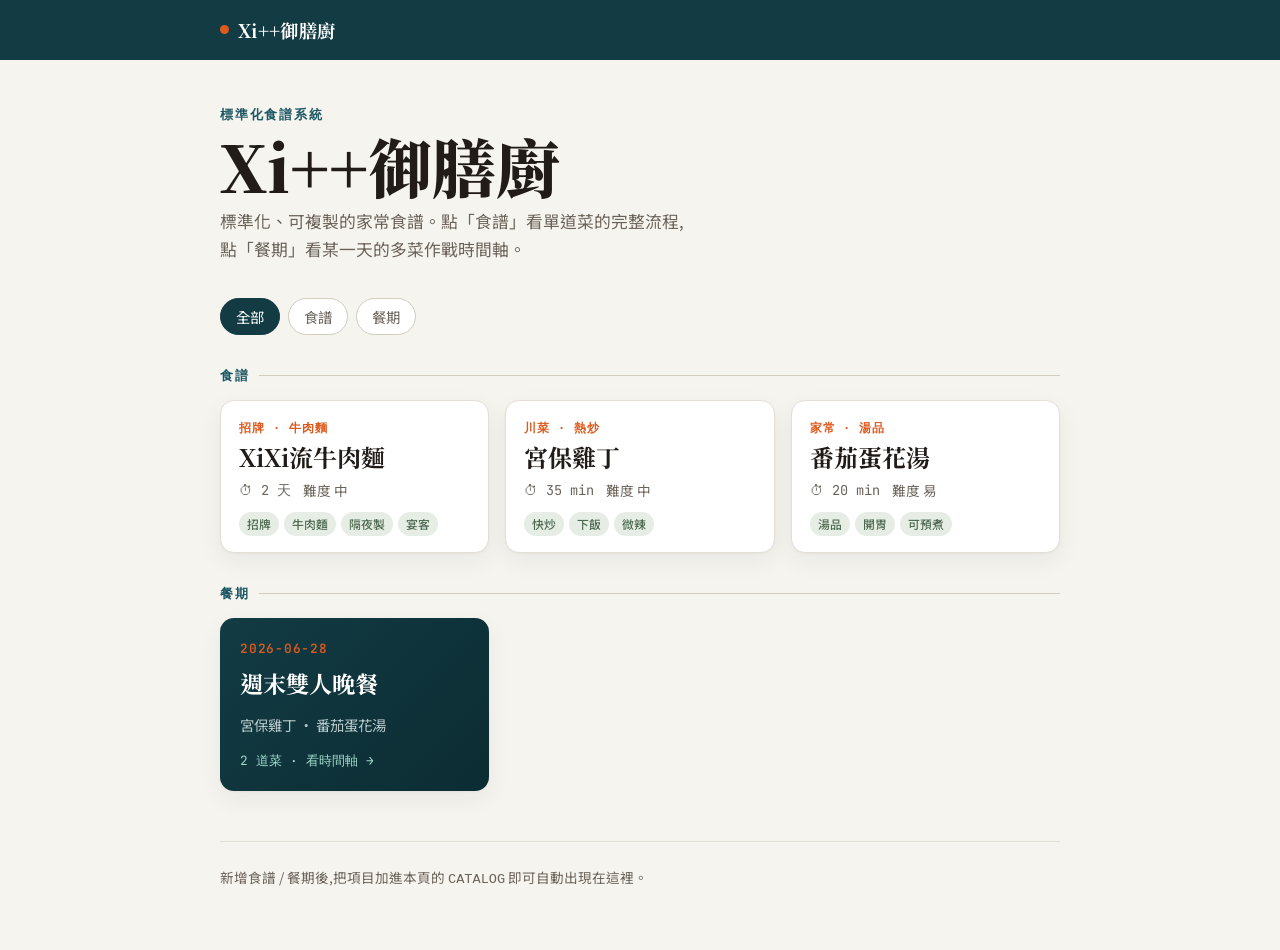
<file: index.html>
<!DOCTYPE html>
<html lang="zh-Hant">
<head>
<meta charset="UTF-8">
<meta name="viewport" content="width=device-width, initial-scale=1.0">
<title>Xi++御膳廚 · 統一入口</title>
<link rel="stylesheet" href="assets/style.css">
</head>
<body>

<nav class="topbar">
  <div class="wrap">
    <a href="index.html" class="brand"><span class="dot"></span>Xi++御膳廚</a>
  </div>
</nav>

<main class="wrap">
  <header class="hero">
    <div class="eyebrow">標準化食譜系統</div>
    <h1>Xi++御膳廚</h1>
    <p>標準化、可複製的家常食譜。點「食譜」看單道菜的完整流程,點「餐期」看某一天的多菜作戰時間軸。</p>
  </header>

  <div class="filterbar" id="filterbar">
    <button class="chip active" data-f="all">全部</button>
    <button class="chip" data-f="recipe">食譜</button>
    <button class="chip" data-f="meal">餐期</button>
  </div>

  <section id="sec-recipe">
    <div class="section-label">食譜</div>
    <div class="grid" id="recipeGrid"></div>
  </section>

  <section id="sec-meal">
    <div class="section-label">餐期</div>
    <div class="grid" id="mealGrid"></div>
  </section>

  <footer class="foot">
    <div>新增食譜 / 餐期後,把項目加進本頁的 <code>CATALOG</code> 即可自動出現在這裡。</div>
  </footer>
</main>

<script>
/* =========================================================================
   目錄清單 — 新增「食譜(單菜)」或「餐期(某天多菜)」就在這裡加一筆
   ========================================================================= */
const CATALOG = {
  // 食譜:for 某一道菜
  recipes: [
    {
      id: "xixi-beef-noodle",
      name: "XiXi流牛肉麵",
      category: "招牌 · 牛肉麵",
      time: "2 天", difficulty: "中",
      tags: ["招牌", "牛肉麵", "隔夜製", "宴客"],
      url: "dishes/xixi-beef-noodle.html"
    },
    {
      id: "gongbao-chicken",
      name: "宮保雞丁",
      category: "川菜 · 熱炒",
      time: "35 min", difficulty: "中",
      tags: ["快炒", "下飯", "微辣"],
      url: "dishes/gongbao-chicken.html"
    },
    {
      id: "tomato-egg-soup",
      name: "番茄蛋花湯",
      category: "家常 · 湯品",
      time: "20 min", difficulty: "易",
      tags: ["湯品", "開胃", "可預煮"],
      url: "dishes/tomato-egg-soup.html"
    }
  ],
  // 餐期:某一天(datecode)的流程,標題附帶當天有哪些菜
  meals: [
    {
      id: "2026-06-28",
      name: "週末雙人晚餐",
      date: "2026-06-28",
      dishes: ["宮保雞丁", "番茄蛋花湯"],
      url: "battle-days/2026-06-28.html"
    }
  ]
};

/* ---------- 渲染 ---------- */
function recipeCard(d){
  return `<a class="card-link" href="${d.url}">
    <div class="dish-card">
      <div class="cat">${d.category}</div>
      <div class="nm">${d.name}</div>
      <div class="meta"><span class="mono">⏱ ${d.time}</span><span>難度 ${d.difficulty}</span></div>
      <div class="ct">${d.tags.map(t=>`<span class="tag">${t}</span>`).join("")}</div>
    </div></a>`;
}
function mealCard(m){
  return `<a class="card-link" href="${m.url}">
    <div class="battle-card">
      <div class="bd-date">${m.date}</div>
      <div class="bd-name">${m.name}</div>
      <div class="bd-dishes">${m.dishes.join(" · ")}</div>
      <div class="bd-foot">${m.dishes.length} 道菜 · 看時間軸 →</div>
    </div></a>`;
}

document.getElementById("recipeGrid").innerHTML = CATALOG.recipes.map(recipeCard).join("");
document.getElementById("mealGrid").innerHTML   = CATALOG.meals.map(mealCard).join("");

/* ---------- 分類切換:全部 / 食譜 / 餐期 ---------- */
const secRecipe = document.getElementById("sec-recipe");
const secMeal   = document.getElementById("sec-meal");
const fb = document.getElementById("filterbar");
fb.addEventListener("click", e => {
  const btn = e.target.closest(".chip");
  if (!btn) return;
  fb.querySelectorAll(".chip").forEach(c => c.classList.remove("active"));
  btn.classList.add("active");
  const f = btn.dataset.f;
  secRecipe.style.display = (f === "meal") ? "none" : "";
  secMeal.style.display   = (f === "recipe") ? "none" : "";
});
</script>
</body>
</html>
</file>
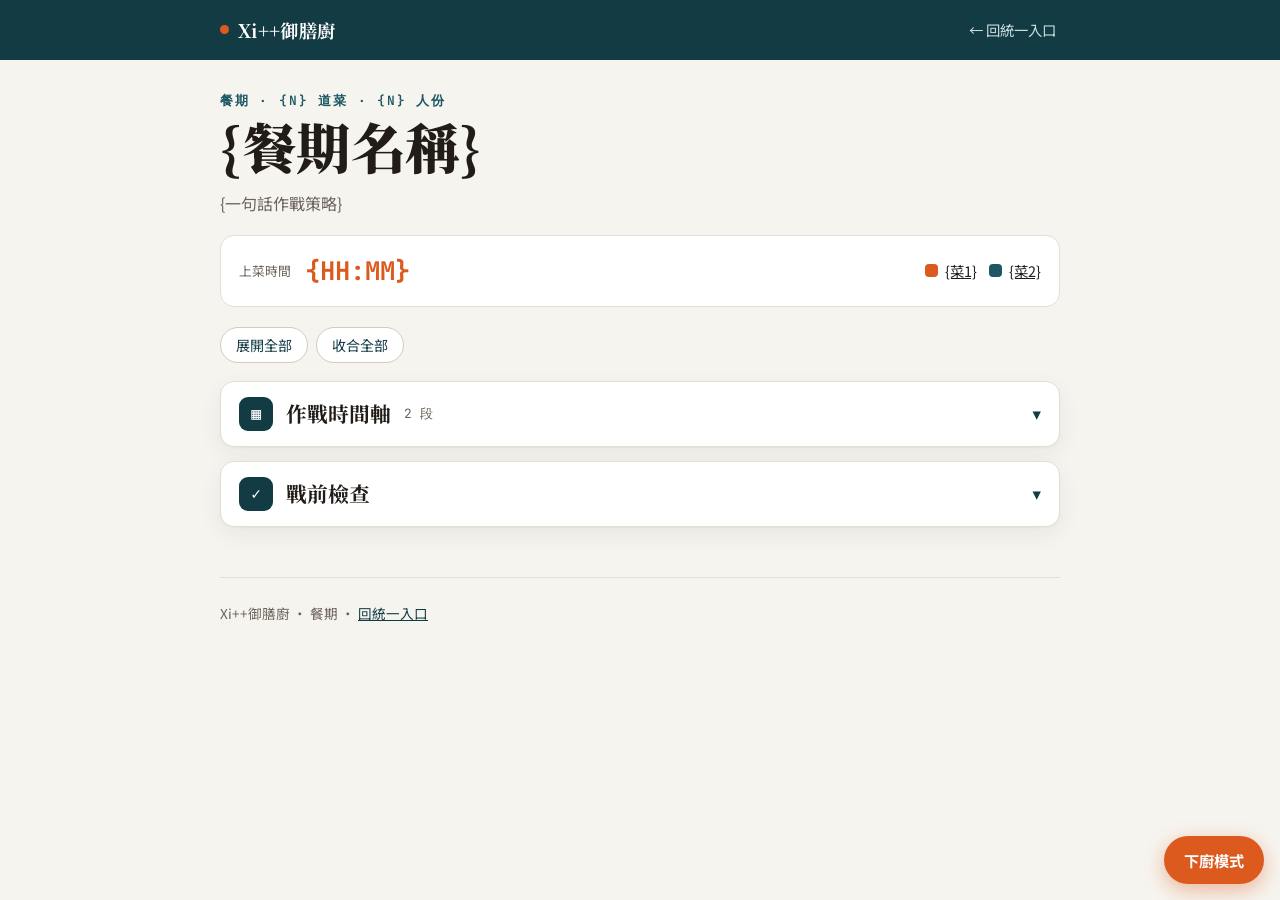
<file: _templates/battle-day.template.html>
<!DOCTYPE html>
<html lang="zh-Hant">
<!--
  餐期模板(手風琴版)— 複製到 /battle-days/{日期或代號}.html
  核心:時間軸每張卡用 tl-ref 把步驟「對標」回某道菜的某幾個流程
  每道菜給一個 d-1/d-2 class + 顏色;完成後到 index.html 的 CATALOG.battleDays 加一筆
-->
<head>
<meta charset="UTF-8">
<meta name="viewport" content="width=device-width, initial-scale=1.0">
<title>{餐期名稱} · 餐期 · Xi++御膳廚</title>
<link rel="stylesheet" href="../assets/style.css">
<style>
  .d-1 { --c: #DC5A1E; }
  .d-2 { --c: #1C5763; }
  .d-3 { --c: #4E6B52; }
  .tl-item .tl-card { border-left-color: var(--c); }
  .tl-item .tl-dot  { background: var(--c); }
  .tl-item .tl-dish { color: var(--c); }
</style>
</head>
<body data-dish="battle-{id}">

<nav class="topbar">
  <div class="wrap">
    <a href="../index.html" class="brand"><span class="dot"></span>Xi++御膳廚</a>
    <span class="spacer"></span>
    <a href="../index.html" class="backlink">← 回統一入口</a>
  </div>
</nav>

<main class="wrap">
  <header class="battle-head">
    <div class="eyebrow">餐期 · {N} 道菜 · {N} 人份</div>
    <h1 class="dish-title">{餐期名稱}</h1>
    <p class="dish-sub">{一句話作戰策略}</p>
    <div class="serve-bar">
      <span class="lab">上菜時間</span>
      <span class="serve-time">{HH:MM}</span>
      <div class="dish-key">
        <span class="dk"><span class="swatch" style="background:#DC5A1E"></span><a href="../dishes/{id1}.html">{菜1}</a></span>
        <span class="dk"><span class="swatch" style="background:#1C5763"></span><a href="../dishes/{id2}.html">{菜2}</a></span>
      </div>
    </div>
  </header>

  <div class="acc-controls">
    <button class="chip-btn" id="expandAll">展開全部</button>
    <button class="chip-btn" id="collapseAll">收合全部</button>
  </div>

  <details class="acc">
    <summary><span class="acc-badge">▦</span><span class="acc-title">作戰時間軸</span><span class="acc-count"></span><span class="acc-chev">▾</span></summary>
    <div class="acc-body">
      <div class="rail">

        <!-- 一個時間點 = 一張卡。class d-1/d-2 決定顏色;tl-ref 必填對標 -->
        <div class="tl-item d-1">
          <div class="tl-time">{HH:MM}<small>T-{N}</small></div>
          <span class="tl-dot"></span>
          <div class="tl-card">
            <div class="tl-meta"><span class="tl-dish">{菜名}</span><span class="tl-phase">{備料/烹煮/收尾}</span></div>
            <div class="tl-action">{這個時間點要做的事}</div>
            <div class="tl-ref">對標:{菜名} → 流程 {N–N}</div>
            <div class="step-badges"><span class="badge heat">🔥 {火候}</span><span class="badge time">⏱ {時間}</span></div>
          </div>
        </div>

        <div class="tl-item" style="--c:#4E6B52">
          <div class="tl-time">{HH:MM}<small>T-0</small></div>
          <span class="tl-dot"></span>
          <div class="tl-card">
            <div class="tl-meta"><span class="tl-dish" style="color:#4E6B52">上菜</span></div>
            <div class="tl-action">全部熱上桌 🍽</div>
          </div>
        </div>

      </div>
    </div>
  </details>

  <details class="acc">
    <summary><span class="acc-badge">✓</span><span class="acc-title">戰前檢查</span><span class="acc-chev">▾</span></summary>
    <div class="acc-body"><ul class="note-list"><li>{開火前要先備好的東西}</li></ul></div>
  </details>

  <footer class="foot"><div>Xi++御膳廚 · 餐期 · <a href="../index.html">回統一入口</a></div></footer>
</main>

<button class="cookmode-btn" id="cookBtn">下廚模式</button>
<script>
(function(){
  var page = document.body.dataset.dish || location.pathname;
  var accs = Array.prototype.slice.call(document.querySelectorAll('details.acc'));
  var akey = 'acc:' + page, astate = {};
  try { astate = JSON.parse(localStorage.getItem(akey) || '{}'); } catch(e){}
  accs.forEach(function(d, i){
    if (astate.hasOwnProperty(i)) d.open = astate[i];
    var cnt = d.querySelector('.acc-count');
    if (cnt) { var cards = d.querySelectorAll('.tl-card'); if (cards.length) cnt.textContent = cards.length + ' 段'; }
    d.addEventListener('toggle', function(){ astate[i]=d.open; try{localStorage.setItem(akey,JSON.stringify(astate));}catch(e){} });
  });
  function setAll(open){ accs.forEach(function(d,i){ d.open=open; astate[i]=open; }); try{localStorage.setItem(akey,JSON.stringify(astate));}catch(e){} }
  var bE=document.getElementById('expandAll'), bC=document.getElementById('collapseAll');
  if(bE) bE.addEventListener('click',function(){setAll(true);});
  if(bC) bC.addEventListener('click',function(){setAll(false);});

  var dkey='done:'+page, done={};
  try{done=JSON.parse(localStorage.getItem(dkey)||'{}');}catch(e){}
  document.querySelectorAll('.tl-card').forEach(function(el,i){
    if(done[i]) el.classList.add('done');
    el.addEventListener('click',function(){ el.classList.toggle('done'); done[i]=el.classList.contains('done'); try{localStorage.setItem(dkey,JSON.stringify(done));}catch(e){} });
  });
  var btn=document.getElementById('cookBtn');
  if(btn) btn.addEventListener('click',function(){ document.body.classList.toggle('cook'); btn.textContent=document.body.classList.contains('cook')?'一般模式':'下廚模式'; });
  window.addEventListener('beforeprint',function(){accs.forEach(function(d){d.dataset.po=d.open?'1':'0';d.open=true;});});
  window.addEventListener('afterprint',function(){accs.forEach(function(d){d.open=d.dataset.po==='1';});});
})();
</script>
</body>
</html>
</file>
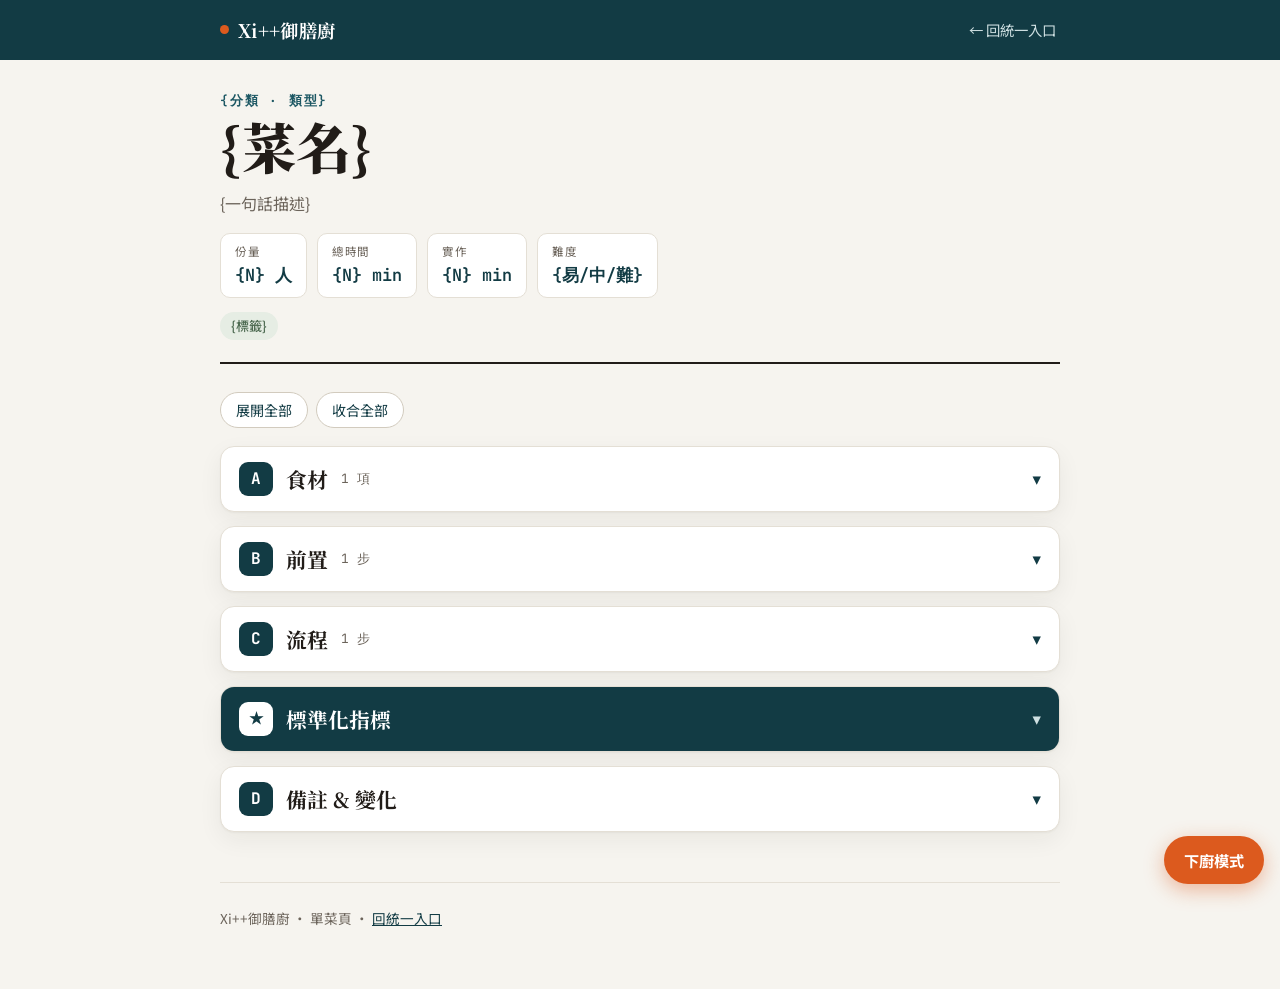
<file: _templates/dish.template.html>
<!DOCTYPE html>
<html lang="zh-Hant">
<!--
  單菜頁模板(手風琴版)— 複製到 /dishes/{菜名英文-id}.html 後填內容
  每個 details.acc = 一個可收摺區塊;.acc-count 留空,JS 會自動算「N 項 / N 步」
  必填:食材 / 流程 / 標準化指標   選填:前置 / 備註
  完成後到 index.html 的 CATALOG.dishes 加一筆
-->
<head>
<meta charset="UTF-8">
<meta name="viewport" content="width=device-width, initial-scale=1.0">
<title>{菜名} · Xi++御膳廚</title>
<link rel="stylesheet" href="../assets/style.css">
</head>
<body data-dish="{id}">

<nav class="topbar">
  <div class="wrap">
    <a href="../index.html" class="brand"><span class="dot"></span>Xi++御膳廚</a>
    <span class="spacer"></span>
    <a href="../index.html" class="backlink">← 回統一入口</a>
  </div>
</nav>

<main class="wrap">
  <header class="dish-header">
    <div class="eyebrow">{分類 · 類型}</div>
    <h1 class="dish-title">{菜名}</h1>
    <p class="dish-sub">{一句話描述}</p>
    <div class="spec-row">
      <div class="spec"><span class="k">份量</span><span class="v">{N} 人</span></div>
      <div class="spec"><span class="k">總時間</span><span class="v">{N} min</span></div>
      <div class="spec"><span class="k">實作</span><span class="v">{N} min</span></div>
      <div class="spec"><span class="k">難度</span><span class="v">{易/中/難}</span></div>
    </div>
    <div class="tags"><span class="tag">{標籤}</span></div>
  </header>

  <div class="acc-controls">
    <button class="chip-btn" id="expandAll">展開全部</button>
    <button class="chip-btn" id="collapseAll">收合全部</button>
  </div>

  <!-- A. 食材 -->
  <details class="acc">
    <summary><span class="acc-badge">A</span><span class="acc-title">食材</span><span class="acc-count"></span><span class="acc-chev">▾</span></summary>
    <div class="acc-body">
      <div class="ing-group">
        <h3>{分組,如:主料 / 醃料 / 醬汁}</h3>
        <ul class="ing-list">
          <li><span class="name">{名稱}</span><span class="note">{處理方式}</span><span class="amt">{量}</span></li>
        </ul>
      </div>
    </div>
  </details>

  <!-- B. 前置(選填) -->
  <details class="acc">
    <summary><span class="acc-badge">B</span><span class="acc-title">前置</span><span class="acc-count"></span><span class="acc-chev">▾</span></summary>
    <div class="acc-body">
      <ol class="steps">
        <li class="step"><div class="step-body">
          <div class="step-title">{前置標題}</div>
          <div class="step-detail">{說明}</div>
          <div class="step-badges"><span class="badge time">⏱ {時間}</span></div>
        </div></li>
      </ol>
    </div>
  </details>

  <!-- C. 流程 -->
  <!-- 原則:比例、火候、關鍵手法都寫在這裡(step-detail / step-badges / step-key),
       不要只放到最下面的「標準化指標」。 -->
  <details class="acc">
    <summary><span class="acc-badge">C</span><span class="acc-title">流程</span><span class="acc-count"></span><span class="acc-chev">▾</span></summary>
    <div class="acc-body">
      <ol class="steps">
        <li class="step"><div class="step-body">
          <div class="step-title">{步驟標題}</div>
          <div class="step-detail">{操作說明,含當步需要的份量/比例}</div>
          <div class="step-badges">
            <span class="badge heat">🔥 {火候}</span>
            <span class="badge temp">🌡 {溫度}</span>
            <span class="badge time">⏱ {時間}</span>
            <span class="badge ratio">{比例,如 A:B = 100:150}</span>
          </div>
          <div class="step-key"><b>關鍵</b>:{成敗關鍵手法}</div>
        </div></li>
      </ol>
    </div>
  </details>

  <!-- 標準化指標(必填,精緻化重點)
       只放「判定基準」與「目標成品樣貌」;比例與操作手法請寫進上面的「流程」。 -->
  <details class="acc acc--key">
    <summary><span class="acc-badge">★</span><span class="acc-title">標準化指標</span><span class="acc-chev">▾</span></summary>
    <div class="acc-body">
      <dl class="std-dl">
        <div><dt>熟度基準</dt><dd>{可量測 / 可判定的熟度}</dd></div>
        <div><dt>味型 / 湯相</dt><dd>{目標味型與成品樣貌}</dd></div>
        <div><dt>成敗判定</dt><dd>{達標長什麼樣}</dd></div>
      </dl>
    </div>
  </details>

  <!-- D. 備註(選填) -->
  <details class="acc">
    <summary><span class="acc-badge">D</span><span class="acc-title">備註 &amp; 變化</span><span class="acc-chev">▾</span></summary>
    <div class="acc-body"><ul class="note-list"><li>{備註}</li></ul></div>
  </details>

  <footer class="foot"><div>Xi++御膳廚 · 單菜頁 · <a href="../index.html">回統一入口</a></div></footer>
</main>

<button class="cookmode-btn" id="cookBtn">下廚模式</button>
<script>
(function(){
  var page = document.body.dataset.dish || location.pathname;
  var accs = Array.prototype.slice.call(document.querySelectorAll('details.acc'));
  var akey = 'acc:' + page, astate = {};
  try { astate = JSON.parse(localStorage.getItem(akey) || '{}'); } catch(e){}
  accs.forEach(function(d, i){
    if (astate.hasOwnProperty(i)) d.open = astate[i];
    var cnt = d.querySelector('.acc-count');
    if (cnt) {
      var steps = d.querySelectorAll('.step'), ings = d.querySelectorAll('.ing-list li');
      if (steps.length) cnt.textContent = steps.length + ' 步';
      else if (ings.length) cnt.textContent = ings.length + ' 項';
    }
    d.addEventListener('toggle', function(){
      astate[i] = d.open;
      try { localStorage.setItem(akey, JSON.stringify(astate)); } catch(e){}
    });
  });
  function setAll(open){ accs.forEach(function(d,i){ d.open=open; astate[i]=open; }); try{localStorage.setItem(akey,JSON.stringify(astate));}catch(e){} }
  var bE=document.getElementById('expandAll'), bC=document.getElementById('collapseAll');
  if(bE) bE.addEventListener('click',function(){setAll(true);});
  if(bC) bC.addEventListener('click',function(){setAll(false);});

  var dkey='done:'+page, done={};
  try{done=JSON.parse(localStorage.getItem(dkey)||'{}');}catch(e){}
  document.querySelectorAll('.step').forEach(function(el,i){
    if(done[i]) el.classList.add('done');
    el.addEventListener('click',function(){
      el.classList.toggle('done'); done[i]=el.classList.contains('done');
      try{localStorage.setItem(dkey,JSON.stringify(done));}catch(e){}
    });
  });
  var btn=document.getElementById('cookBtn');
  if(btn) btn.addEventListener('click',function(){
    document.body.classList.toggle('cook');
    btn.textContent=document.body.classList.contains('cook')?'一般模式':'下廚模式';
  });
  window.addEventListener('beforeprint',function(){accs.forEach(function(d){d.dataset.po=d.open?'1':'0';d.open=true;});});
  window.addEventListener('afterprint',function(){accs.forEach(function(d){d.open=d.dataset.po==='1';});});
})();
</script>
</body>
</html>
</file>
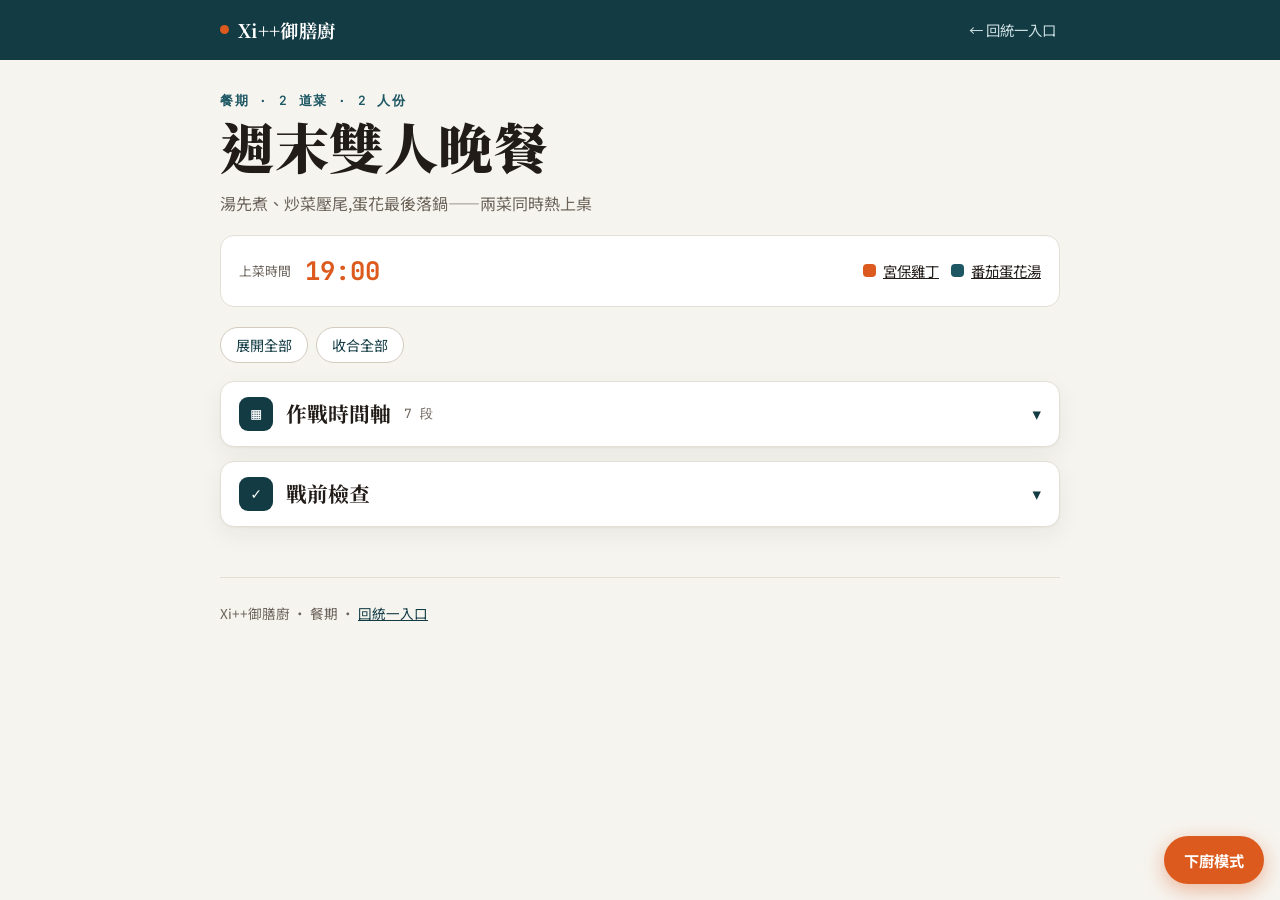
<file: battle-days/2026-06-28.html>
<!DOCTYPE html>
<html lang="zh-Hant">
<head>
<meta charset="UTF-8">
<meta name="viewport" content="width=device-width, initial-scale=1.0">
<title>週末雙人晚餐 · 餐期 · Xi++御膳廚</title>
<link rel="stylesheet" href="../assets/style.css">
<style>
  .d-gong { --c: #DC5A1E; }
  .d-soup { --c: #1C5763; }
  .tl-item .tl-card { border-left-color: var(--c); }
  .tl-item .tl-dot  { background: var(--c); }
  .tl-item .tl-dish { color: var(--c); }
</style>
</head>
<body data-dish="battle-2026-06-28">

<nav class="topbar">
  <div class="wrap">
    <a href="../index.html" class="brand"><span class="dot"></span>Xi++御膳廚</a>
    <span class="spacer"></span>
    <a href="../index.html" class="backlink">← 回統一入口</a>
  </div>
</nav>

<main class="wrap">
  <header class="battle-head">
    <div class="eyebrow">餐期 · 2 道菜 · 2 人份</div>
    <h1 class="dish-title">週末雙人晚餐</h1>
    <p class="dish-sub">湯先煮、炒菜壓尾,蛋花最後落鍋——兩菜同時熱上桌</p>

    <div class="serve-bar">
      <span class="lab">上菜時間</span>
      <span class="serve-time">19:00</span>
      <div class="dish-key">
        <span class="dk"><span class="swatch" style="background:#DC5A1E"></span><a href="../dishes/gongbao-chicken.html">宮保雞丁</a></span>
        <span class="dk"><span class="swatch" style="background:#1C5763"></span><a href="../dishes/tomato-egg-soup.html">番茄蛋花湯</a></span>
      </div>
    </div>
  </header>

  <div class="acc-controls">
    <button class="chip-btn" id="expandAll">展開全部</button>
    <button class="chip-btn" id="collapseAll">收合全部</button>
  </div>

  <!-- 作戰時間軸 -->
  <details class="acc">
    <summary><span class="acc-badge">▦</span><span class="acc-title">作戰時間軸</span><span class="acc-count"></span><span class="acc-chev">▾</span></summary>
    <div class="acc-body">
      <div class="rail">

        <div class="tl-item d-soup">
          <div class="tl-time">18:30<small>T-30</small></div>
          <span class="tl-dot"></span>
          <div class="tl-card">
            <div class="tl-meta"><span class="tl-dish">番茄蛋花湯</span><span class="tl-phase">備料</span></div>
            <div class="tl-action">切番茄、打蛋、備蔥花</div>
            <div class="tl-ref">對標:番茄蛋花湯 → 食材備料</div>
          </div>
        </div>

        <div class="tl-item d-soup">
          <div class="tl-time">18:35<small>T-25</small></div>
          <span class="tl-dot"></span>
          <div class="tl-card">
            <div class="tl-meta"><span class="tl-dish">番茄蛋花湯</span><span class="tl-phase">烹煮</span></div>
            <div class="tl-action">炒香番茄 → 加水煮滾 → 轉小火保溫</div>
            <div class="tl-ref">對標:番茄蛋花湯 → 流程 1–2</div>
            <div class="step-badges"><span class="badge heat">🔥 中火</span><span class="badge time">⏱ 8 min</span></div>
          </div>
        </div>

        <div class="tl-item d-gong">
          <div class="tl-time">18:40<small>T-20</small></div>
          <span class="tl-dot"></span>
          <div class="tl-card">
            <div class="tl-meta"><span class="tl-dish">宮保雞丁</span><span class="tl-phase">備料</span></div>
            <div class="tl-action">雞肉上漿(靜置 10 分)、調好碗芡、切齊配料</div>
            <div class="tl-ref">對標:宮保雞丁 → 前置 1–3</div>
            <div class="step-badges"><span class="badge time">⏱ 靜置 10 min</span></div>
          </div>
        </div>

        <div class="tl-item d-gong">
          <div class="tl-time">18:52<small>T-8</small></div>
          <span class="tl-dot"></span>
          <div class="tl-card">
            <div class="tl-meta"><span class="tl-dish">宮保雞丁</span><span class="tl-phase">烹煮</span></div>
            <div class="tl-action">滑炒雞丁至八分熟,撈起備用</div>
            <div class="tl-ref">對標:宮保雞丁 → 流程 1</div>
            <div class="step-badges"><span class="badge heat">🔥 中火</span><span class="badge temp">🌡 150°C</span></div>
          </div>
        </div>

        <div class="tl-item d-gong">
          <div class="tl-time">18:55<small>T-5</small></div>
          <span class="tl-dot"></span>
          <div class="tl-card">
            <div class="tl-meta"><span class="tl-dish">宮保雞丁</span><span class="tl-phase">烹煮</span></div>
            <div class="tl-action">爆糊辣 → 薑蒜蔥白 → 回鍋烹芡 → 下花生起鍋</div>
            <div class="tl-ref">對標:宮保雞丁 → 流程 2–5</div>
            <div class="step-badges"><span class="badge heat">🔥 大火</span><span class="badge time">⏱ 90 sec</span></div>
          </div>
        </div>

        <div class="tl-item d-soup">
          <div class="tl-time">18:58<small>T-2</small></div>
          <span class="tl-dot"></span>
          <div class="tl-card">
            <div class="tl-meta"><span class="tl-dish">番茄蛋花湯</span><span class="tl-phase">收尾</span></div>
            <div class="tl-action">湯回滾 → 勾薄芡 → 淋蛋花 → 撒蔥花起鍋</div>
            <div class="tl-ref">對標:番茄蛋花湯 → 流程 3–4</div>
            <div class="step-badges"><span class="badge heat">🔥 小火</span></div>
          </div>
        </div>

        <div class="tl-item" style="--c:#4E6B52">
          <div class="tl-time">19:00<small>T-0</small></div>
          <span class="tl-dot"></span>
          <div class="tl-card">
            <div class="tl-meta"><span class="tl-dish" style="color:#4E6B52">上菜</span></div>
            <div class="tl-action">兩菜同時熱上桌 🍽</div>
          </div>
        </div>

      </div>
    </div>
  </details>

  <!-- 戰前檢查 -->
  <details class="acc">
    <summary><span class="acc-badge">✓</span><span class="acc-title">戰前檢查</span><span class="acc-chev">▾</span></summary>
    <div class="acc-body">
      <ul class="note-list">
        <li>碗芡、醃料、太白粉水<b>全部先調好</b>放小碗備用——開火後沒空調。</li>
        <li>湯保溫期間別蓋死,微開蓋免噗鍋;蛋花務必上菜前才下。</li>
        <li>炒鍋與湯鍋分開,互不搶爐口。</li>
      </ul>
    </div>
  </details>

  <footer class="foot">
    <div>Xi++御膳廚 · 餐期 · <a href="../index.html">回統一入口</a></div>
  </footer>
</main>

<button class="cookmode-btn" id="cookBtn">下廚模式</button>
<script>
(function(){
  var page = document.body.dataset.dish || location.pathname;
  var accs = Array.prototype.slice.call(document.querySelectorAll('details.acc'));
  var akey = 'acc:' + page, astate = {};
  try { astate = JSON.parse(localStorage.getItem(akey) || '{}'); } catch(e){}
  accs.forEach(function(d, i){
    if (astate.hasOwnProperty(i)) d.open = astate[i];
    var cnt = d.querySelector('.acc-count');
    if (cnt) {
      var cards = d.querySelectorAll('.tl-card');
      if (cards.length) cnt.textContent = cards.length + ' 段';
    }
    d.addEventListener('toggle', function(){
      astate[i] = d.open;
      try { localStorage.setItem(akey, JSON.stringify(astate)); } catch(e){}
    });
  });
  function setAll(open){ accs.forEach(function(d,i){ d.open=open; astate[i]=open; }); try{localStorage.setItem(akey,JSON.stringify(astate));}catch(e){} }
  var bE=document.getElementById('expandAll'), bC=document.getElementById('collapseAll');
  if(bE) bE.addEventListener('click',function(){setAll(true);});
  if(bC) bC.addEventListener('click',function(){setAll(false);});

  var dkey='done:'+page, done={};
  try{done=JSON.parse(localStorage.getItem(dkey)||'{}');}catch(e){}
  document.querySelectorAll('.tl-card').forEach(function(el,i){
    if(done[i]) el.classList.add('done');
    el.addEventListener('click',function(){
      el.classList.toggle('done'); done[i]=el.classList.contains('done');
      try{localStorage.setItem(dkey,JSON.stringify(done));}catch(e){}
    });
  });
  var btn=document.getElementById('cookBtn');
  if(btn) btn.addEventListener('click',function(){
    document.body.classList.toggle('cook');
    btn.textContent=document.body.classList.contains('cook')?'一般模式':'下廚模式';
  });
  window.addEventListener('beforeprint',function(){accs.forEach(function(d){d.dataset.po=d.open?'1':'0';d.open=true;});});
  window.addEventListener('afterprint',function(){accs.forEach(function(d){d.open=d.dataset.po==='1';});});
})();
</script>
</body>
</html>
</file>
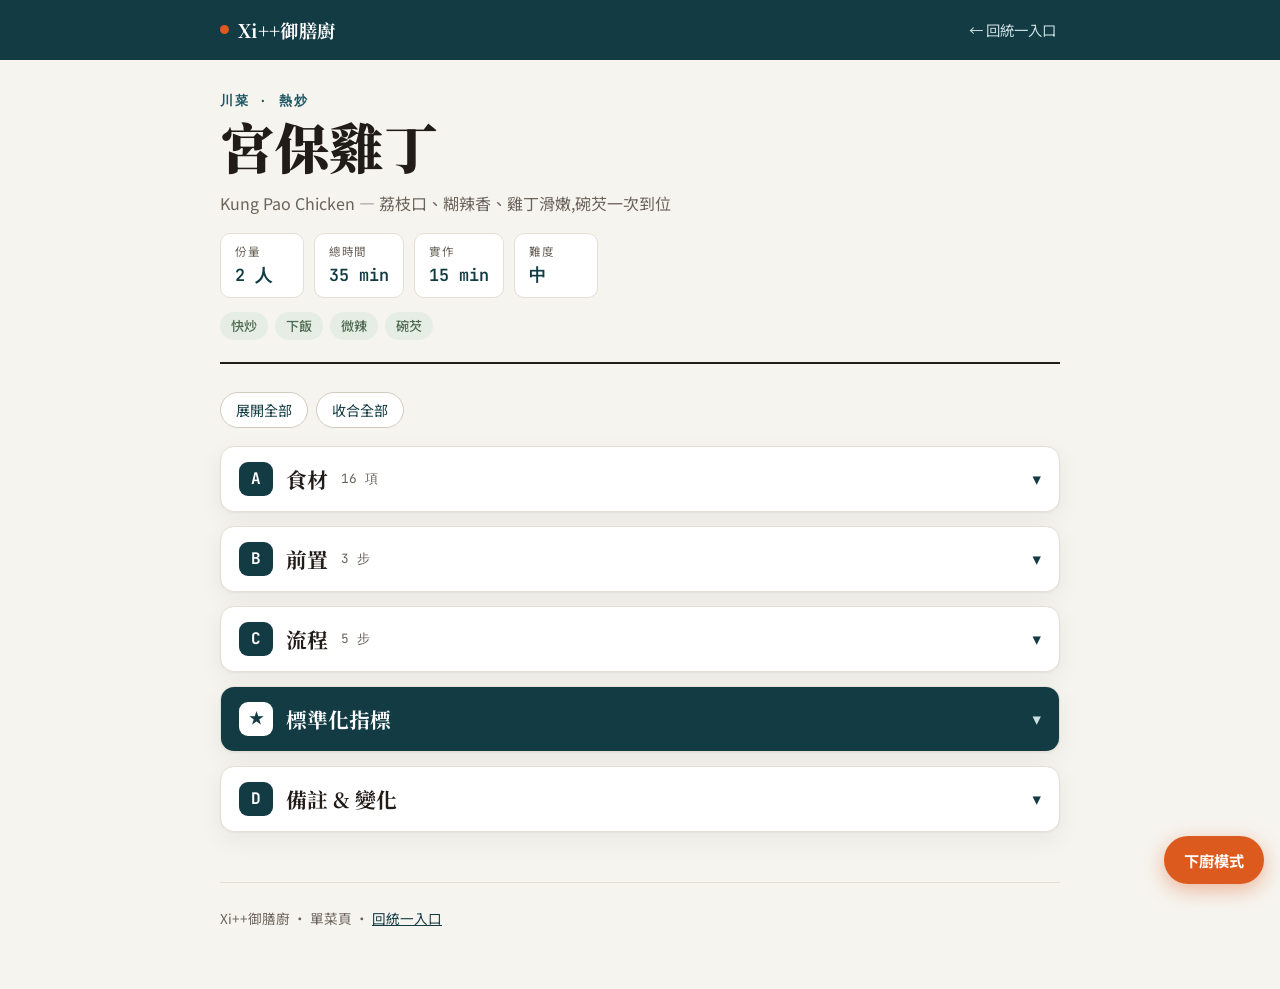
<file: dishes/gongbao-chicken.html>
<!DOCTYPE html>
<html lang="zh-Hant">
<head>
<meta charset="UTF-8">
<meta name="viewport" content="width=device-width, initial-scale=1.0">
<title>宮保雞丁 · Xi++御膳廚</title>
<link rel="stylesheet" href="../assets/style.css">
</head>
<body data-dish="gongbao-chicken">

<nav class="topbar">
  <div class="wrap">
    <a href="../index.html" class="brand"><span class="dot"></span>Xi++御膳廚</a>
    <span class="spacer"></span>
    <a href="../index.html" class="backlink">← 回統一入口</a>
  </div>
</nav>

<main class="wrap">

  <header class="dish-header">
    <div class="eyebrow">川菜 · 熱炒</div>
    <h1 class="dish-title">宮保雞丁</h1>
    <p class="dish-sub">Kung Pao Chicken — 荔枝口、糊辣香、雞丁滑嫩,碗芡一次到位</p>
    <div class="spec-row">
      <div class="spec"><span class="k">份量</span><span class="v">2 人</span></div>
      <div class="spec"><span class="k">總時間</span><span class="v">35 min</span></div>
      <div class="spec"><span class="k">實作</span><span class="v">15 min</span></div>
      <div class="spec"><span class="k">難度</span><span class="v">中</span></div>
    </div>
    <div class="tags">
      <span class="tag">快炒</span><span class="tag">下飯</span><span class="tag">微辣</span><span class="tag">碗芡</span>
    </div>
  </header>

  <div class="acc-controls">
    <button class="chip-btn" id="expandAll">展開全部</button>
    <button class="chip-btn" id="collapseAll">收合全部</button>
  </div>

  <!-- A. 食材 -->
  <details class="acc">
    <summary><span class="acc-badge">A</span><span class="acc-title">食材</span><span class="acc-count"></span><span class="acc-chev">▾</span></summary>
    <div class="acc-body">
      <div class="ing-group">
        <h3>主料</h3>
        <ul class="ing-list">
          <li><span class="name">雞胸肉</span><span class="note">切 1.5cm 丁</span><span class="amt">300 g</span></li>
          <li><span class="name">乾辣椒</span><span class="note">剪段去籽</span><span class="amt">8 根</span></li>
          <li><span class="name">花椒</span><span class="note"></span><span class="amt">1 tsp</span></li>
          <li><span class="name">熟花生米</span><span class="note">起鍋前下</span><span class="amt">50 g</span></li>
          <li><span class="name">蔥白</span><span class="note">切 1cm 段</span><span class="amt">3 支</span></li>
          <li><span class="name">薑 / 蒜</span><span class="note">切末</span><span class="amt">各 1 大匙</span></li>
        </ul>
      </div>
      <div class="ing-group">
        <h3>醃料(上漿)</h3>
        <ul class="ing-list">
          <li><span class="name">醬油</span><span class="amt">1 tsp</span></li>
          <li><span class="name">米酒</span><span class="amt">1 tsp</span></li>
          <li><span class="name">太白粉</span><span class="amt">1 tsp</span></li>
          <li><span class="name">蛋白</span><span class="note">少許抓勻</span><span class="amt">½ 顆</span></li>
        </ul>
      </div>
      <div class="ing-group">
        <h3>碗芡(醬汁,先調好)</h3>
        <ul class="ing-list">
          <li><span class="name">醬油</span><span class="amt">1 tbsp</span></li>
          <li><span class="name">烏醋(鎮江醋)</span><span class="amt">1 tbsp</span></li>
          <li><span class="name">糖</span><span class="amt">1 tbsp</span></li>
          <li><span class="name">米酒</span><span class="amt">1 tsp</span></li>
          <li><span class="name">太白粉</span><span class="amt">1 tsp</span></li>
          <li><span class="name">水 / 高湯</span><span class="amt">2 tbsp</span></li>
        </ul>
      </div>
    </div>
  </details>

  <!-- B. 前置 -->
  <details class="acc">
    <summary><span class="acc-badge">B</span><span class="acc-title">前置</span><span class="acc-count"></span><span class="acc-chev">▾</span></summary>
    <div class="acc-body">
      <ol class="steps">
        <li class="step"><div class="step-body">
          <div class="step-title">雞肉上漿</div>
          <div class="step-detail">雞丁加醃料抓勻,靜置 10 分鐘讓表面形成漿膜。</div>
          <div class="step-badges"><span class="badge time">⏱ 靜置 10 min</span></div>
        </div></li>
        <li class="step"><div class="step-body">
          <div class="step-title">調好碗芡</div>
          <div class="step-detail">所有碗芡材料攪到糖溶解、無粉粒。<b>下鍋前再攪一次</b>(太白粉會沉底)。</div>
        </div></li>
        <li class="step"><div class="step-body">
          <div class="step-title">切配料</div>
          <div class="step-detail">乾辣椒、蔥白、薑蒜全部備齊放好,炒的時候沒有時間切。</div>
        </div></li>
      </ol>
    </div>
  </details>

  <!-- C. 流程 -->
  <details class="acc">
    <summary><span class="acc-badge">C</span><span class="acc-title">流程</span><span class="acc-count"></span><span class="acc-chev">▾</span></summary>
    <div class="acc-body">
      <ol class="steps">
        <li class="step"><div class="step-body">
          <div class="step-title">滑炒雞丁</div>
          <div class="step-detail">寬油溫熱(約五分熱),下雞丁快速滑散至表面變白即撈出備用。</div>
          <div class="step-badges"><span class="badge heat">🔥 中火</span><span class="badge temp">🌡 油溫 150°C</span><span class="badge time">⏱ 40 sec</span></div>
          <div class="step-key"><b>關鍵</b>:不要炒到全熟,八分熟撈起,回鍋再熟,才嫩。</div>
        </div></li>
        <li class="step"><div class="step-body">
          <div class="step-title">爆香糊辣</div>
          <div class="step-detail">留底油轉中小火,下乾辣椒+花椒,炒到辣椒顏色變深紅、出糊辣香。</div>
          <div class="step-badges"><span class="badge heat">🔥 中小火</span><span class="badge time">⏱ 20 sec</span></div>
          <div class="step-key"><b>關鍵</b>:辣椒不能炒黑發苦——聞到香、顏色轉深就下薑蒜。</div>
        </div></li>
        <li class="step"><div class="step-body">
          <div class="step-title">下薑蒜蔥白</div>
          <div class="step-detail">轉大火,下薑蒜末與蔥白爆香 10 秒。</div>
          <div class="step-badges"><span class="badge heat">🔥 大火</span><span class="badge time">⏱ 10 sec</span></div>
        </div></li>
        <li class="step"><div class="step-body">
          <div class="step-title">回鍋 + 烹芡</div>
          <div class="step-detail">雞丁回鍋,沿鍋邊淋入<b>攪勻的碗芡</b>,快速翻炒至醬汁裹勻、收亮。</div>
          <div class="step-badges"><span class="badge heat">🔥 大火</span><span class="badge time">⏱ 30 sec</span></div>
          <div class="step-key"><b>關鍵</b>:碗芡一次倒入、快速翻動,芡裹住料就起鍋,久煮會糊。</div>
        </div></li>
        <li class="step"><div class="step-body">
          <div class="step-title">下花生起鍋</div>
          <div class="step-detail">熄火,拌入花生米(保持脆),裝盤。</div>
        </div></li>
      </ol>
    </div>
  </details>

  <!-- 標準化指標 -->
  <details class="acc acc--key">
    <summary><span class="acc-badge">★</span><span class="acc-title">標準化指標</span><span class="acc-chev">▾</span></summary>
    <div class="acc-body">
      <dl class="std-dl">
        <div><dt>熟度基準</dt><dd>雞丁中心無血水、口感滑嫩不柴(過熟即失敗)。</dd></div>
        <div><dt>鹹度 / 味型</dt><dd>荔枝口:甜酸打底、鹹味收尾、糊辣香為魂。碗芡已含全部鹹度,起鍋不再補鹽。</dd></div>
        <div><dt>芡相</dt><dd>醬汁亮、薄薄裹住每顆雞丁,盤底不應積一灘水。</dd></div>
        <div><dt>成敗判定</dt><dd>花生脆、雞丁嫩、不見明顯油水分離 = 達標。</dd></div>
      </dl>
    </div>
  </details>

  <!-- D. 備註 -->
  <details class="acc">
    <summary><span class="acc-badge">D</span><span class="acc-title">備註 &amp; 變化</span><span class="acc-chev">▾</span></summary>
    <div class="acc-body">
      <ul class="note-list">
        <li>不吃辣:乾辣椒減半、去全部籽,改走「煳香」不走「辣」。</li>
        <li>家用爐火力不足:雞丁分兩批滑炒,避免下鍋降溫出水。</li>
        <li>進階:花生改現炸或烤過,香氣明顯提升。</li>
      </ul>
    </div>
  </details>

  <footer class="foot">
    <div>Xi++御膳廚 · 單菜頁 · <a href="../index.html">回統一入口</a></div>
  </footer>
</main>

<button class="cookmode-btn" id="cookBtn">下廚模式</button>

<script>
(function(){
  var page = document.body.dataset.dish || location.pathname;

  // 手風琴:狀態記憶 + 計數 + 展開/收合全部
  var accs = Array.prototype.slice.call(document.querySelectorAll('details.acc'));
  var akey = 'acc:' + page, astate = {};
  try { astate = JSON.parse(localStorage.getItem(akey) || '{}'); } catch(e){}
  accs.forEach(function(d, i){
    if (astate.hasOwnProperty(i)) d.open = astate[i];
    var cnt = d.querySelector('.acc-count');
    if (cnt) {
      var steps = d.querySelectorAll('.step');
      var ings = d.querySelectorAll('.ing-list li');
      if (steps.length) cnt.textContent = steps.length + ' 步';
      else if (ings.length) cnt.textContent = ings.length + ' 項';
    }
    d.addEventListener('toggle', function(){
      astate[i] = d.open;
      try { localStorage.setItem(akey, JSON.stringify(astate)); } catch(e){}
    });
  });
  function setAll(open){
    accs.forEach(function(d, i){ d.open = open; astate[i] = open; });
    try { localStorage.setItem(akey, JSON.stringify(astate)); } catch(e){}
  }
  var bE = document.getElementById('expandAll'), bC = document.getElementById('collapseAll');
  if (bE) bE.addEventListener('click', function(){ setAll(true); });
  if (bC) bC.addEventListener('click', function(){ setAll(false); });

  // 步驟打勾
  var dkey = 'done:' + page, done = {};
  try { done = JSON.parse(localStorage.getItem(dkey) || '{}'); } catch(e){}
  document.querySelectorAll('.step').forEach(function(el, i){
    if (done[i]) el.classList.add('done');
    el.addEventListener('click', function(){
      el.classList.toggle('done'); done[i] = el.classList.contains('done');
      try { localStorage.setItem(dkey, JSON.stringify(done)); } catch(e){}
    });
  });

  // 下廚模式
  var btn = document.getElementById('cookBtn');
  if (btn) btn.addEventListener('click', function(){
    document.body.classList.toggle('cook');
    btn.textContent = document.body.classList.contains('cook') ? '一般模式' : '下廚模式';
  });

  // 列印前全部展開
  window.addEventListener('beforeprint', function(){ accs.forEach(function(d){ d.dataset.po = d.open ? '1':'0'; d.open = true; }); });
  window.addEventListener('afterprint', function(){ accs.forEach(function(d){ d.open = d.dataset.po === '1'; }); });
})();
</script>
</body>
</html>
</file>
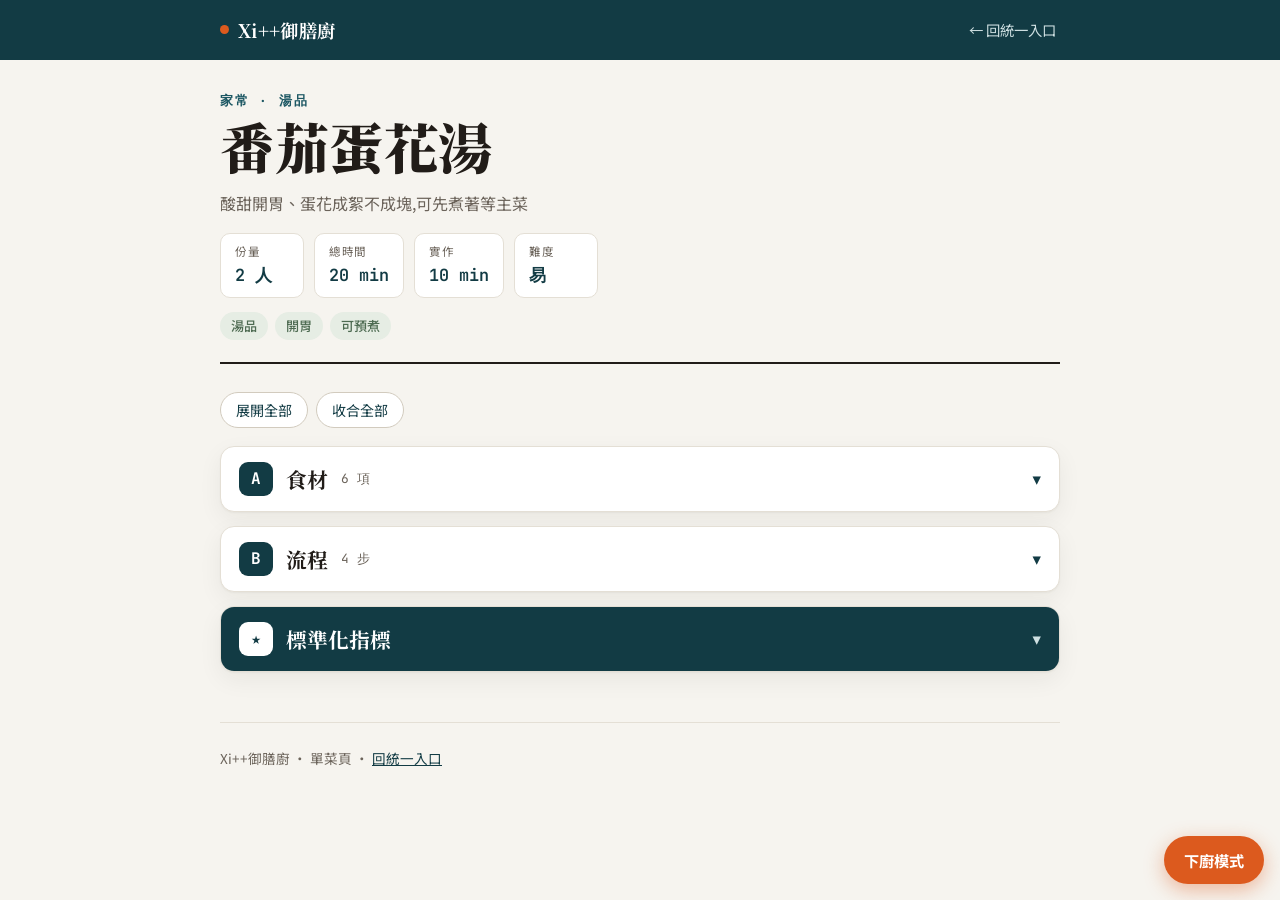
<file: dishes/tomato-egg-soup.html>
<!DOCTYPE html>
<html lang="zh-Hant">
<head>
<meta charset="UTF-8">
<meta name="viewport" content="width=device-width, initial-scale=1.0">
<title>番茄蛋花湯 · Xi++御膳廚</title>
<link rel="stylesheet" href="../assets/style.css">
</head>
<body data-dish="tomato-egg-soup">

<nav class="topbar">
  <div class="wrap">
    <a href="../index.html" class="brand"><span class="dot"></span>Xi++御膳廚</a>
    <span class="spacer"></span>
    <a href="../index.html" class="backlink">← 回統一入口</a>
  </div>
</nav>

<main class="wrap">
  <header class="dish-header">
    <div class="eyebrow">家常 · 湯品</div>
    <h1 class="dish-title">番茄蛋花湯</h1>
    <p class="dish-sub">酸甜開胃、蛋花成絮不成塊,可先煮著等主菜</p>
    <div class="spec-row">
      <div class="spec"><span class="k">份量</span><span class="v">2 人</span></div>
      <div class="spec"><span class="k">總時間</span><span class="v">20 min</span></div>
      <div class="spec"><span class="k">實作</span><span class="v">10 min</span></div>
      <div class="spec"><span class="k">難度</span><span class="v">易</span></div>
    </div>
    <div class="tags"><span class="tag">湯品</span><span class="tag">開胃</span><span class="tag">可預煮</span></div>
  </header>

  <div class="acc-controls">
    <button class="chip-btn" id="expandAll">展開全部</button>
    <button class="chip-btn" id="collapseAll">收合全部</button>
  </div>

  <details class="acc">
    <summary><span class="acc-badge">A</span><span class="acc-title">食材</span><span class="acc-count"></span><span class="acc-chev">▾</span></summary>
    <div class="acc-body">
      <div class="ing-group">
        <ul class="ing-list">
          <li><span class="name">牛番茄</span><span class="note">切瓣</span><span class="amt">2 顆</span></li>
          <li><span class="name">雞蛋</span><span class="note">打散</span><span class="amt">2 顆</span></li>
          <li><span class="name">水 / 高湯</span><span class="amt">600 ml</span></li>
          <li><span class="name">太白粉水</span><span class="note">勾薄芡用</span><span class="amt">1 tbsp</span></li>
          <li><span class="name">蔥花</span><span class="amt">適量</span></li>
          <li><span class="name">鹽 / 糖 / 白胡椒</span><span class="amt">適量</span></li>
        </ul>
      </div>
    </div>
  </details>

  <details class="acc">
    <summary><span class="acc-badge">B</span><span class="acc-title">流程</span><span class="acc-count"></span><span class="acc-chev">▾</span></summary>
    <div class="acc-body">
      <ol class="steps">
        <li class="step"><div class="step-body">
          <div class="step-title">炒香番茄</div>
          <div class="step-detail">少油下番茄,中火炒到出沙、出紅油。</div>
          <div class="step-badges"><span class="badge heat">🔥 中火</span><span class="badge time">⏱ 3 min</span></div>
          <div class="step-key"><b>關鍵</b>:番茄一定要先炒出沙,湯頭才濃、酸甜才出得來。</div>
        </div></li>
        <li class="step"><div class="step-body">
          <div class="step-title">加水煮滾</div>
          <div class="step-detail">加水/高湯煮滾,加鹽、少許糖、白胡椒調味。轉小火可保溫等主菜。</div>
          <div class="step-badges"><span class="badge time">⏱ 5 min</span></div>
        </div></li>
        <li class="step"><div class="step-body">
          <div class="step-title">勾薄芡 + 下蛋花</div>
          <div class="step-detail">湯滾下太白粉水勾薄芡,關小火,蛋液<b>繞圈細流淋入</b>,3 秒後再輕推。</div>
          <div class="step-badges"><span class="badge heat">🔥 小火</span></div>
          <div class="step-key"><b>關鍵</b>:勾芡後再下蛋、淋完先別攪——蛋花才會細絮漂亮。</div>
        </div></li>
        <li class="step"><div class="step-body">
          <div class="step-title">起鍋</div>
          <div class="step-detail">撒蔥花、滴幾滴香油,完成。</div>
        </div></li>
      </ol>
    </div>
  </details>

  <details class="acc acc--key">
    <summary><span class="acc-badge">★</span><span class="acc-title">標準化指標</span><span class="acc-chev">▾</span></summary>
    <div class="acc-body">
      <dl class="std-dl">
        <div><dt>湯色 / 口感</dt><dd>橙紅清亮、微稠不糊;蛋成細絮懸浮,不結成大塊。</dd></div>
        <div><dt>味型</dt><dd>酸甜帶鹹、尾韻有番茄香,不死鹹。</dd></div>
      </dl>
    </div>
  </details>

  <footer class="foot">
    <div>Xi++御膳廚 · 單菜頁 · <a href="../index.html">回統一入口</a></div>
  </footer>
</main>

<button class="cookmode-btn" id="cookBtn">下廚模式</button>
<script>
(function(){
  var page = document.body.dataset.dish || location.pathname;
  var accs = Array.prototype.slice.call(document.querySelectorAll('details.acc'));
  var akey = 'acc:' + page, astate = {};
  try { astate = JSON.parse(localStorage.getItem(akey) || '{}'); } catch(e){}
  accs.forEach(function(d, i){
    if (astate.hasOwnProperty(i)) d.open = astate[i];
    var cnt = d.querySelector('.acc-count');
    if (cnt) {
      var steps = d.querySelectorAll('.step'), ings = d.querySelectorAll('.ing-list li');
      if (steps.length) cnt.textContent = steps.length + ' 步';
      else if (ings.length) cnt.textContent = ings.length + ' 項';
    }
    d.addEventListener('toggle', function(){
      astate[i] = d.open;
      try { localStorage.setItem(akey, JSON.stringify(astate)); } catch(e){}
    });
  });
  function setAll(open){ accs.forEach(function(d,i){ d.open=open; astate[i]=open; }); try{localStorage.setItem(akey,JSON.stringify(astate));}catch(e){} }
  var bE=document.getElementById('expandAll'), bC=document.getElementById('collapseAll');
  if(bE) bE.addEventListener('click',function(){setAll(true);});
  if(bC) bC.addEventListener('click',function(){setAll(false);});

  var dkey='done:'+page, done={};
  try{done=JSON.parse(localStorage.getItem(dkey)||'{}');}catch(e){}
  document.querySelectorAll('.step').forEach(function(el,i){
    if(done[i]) el.classList.add('done');
    el.addEventListener('click',function(){
      el.classList.toggle('done'); done[i]=el.classList.contains('done');
      try{localStorage.setItem(dkey,JSON.stringify(done));}catch(e){}
    });
  });
  var btn=document.getElementById('cookBtn');
  if(btn) btn.addEventListener('click',function(){
    document.body.classList.toggle('cook');
    btn.textContent=document.body.classList.contains('cook')?'一般模式':'下廚模式';
  });
  window.addEventListener('beforeprint',function(){accs.forEach(function(d){d.dataset.po=d.open?'1':'0';d.open=true;});});
  window.addEventListener('afterprint',function(){accs.forEach(function(d){d.open=d.dataset.po==='1';});});
})();
</script>
</body>
</html>
</file>
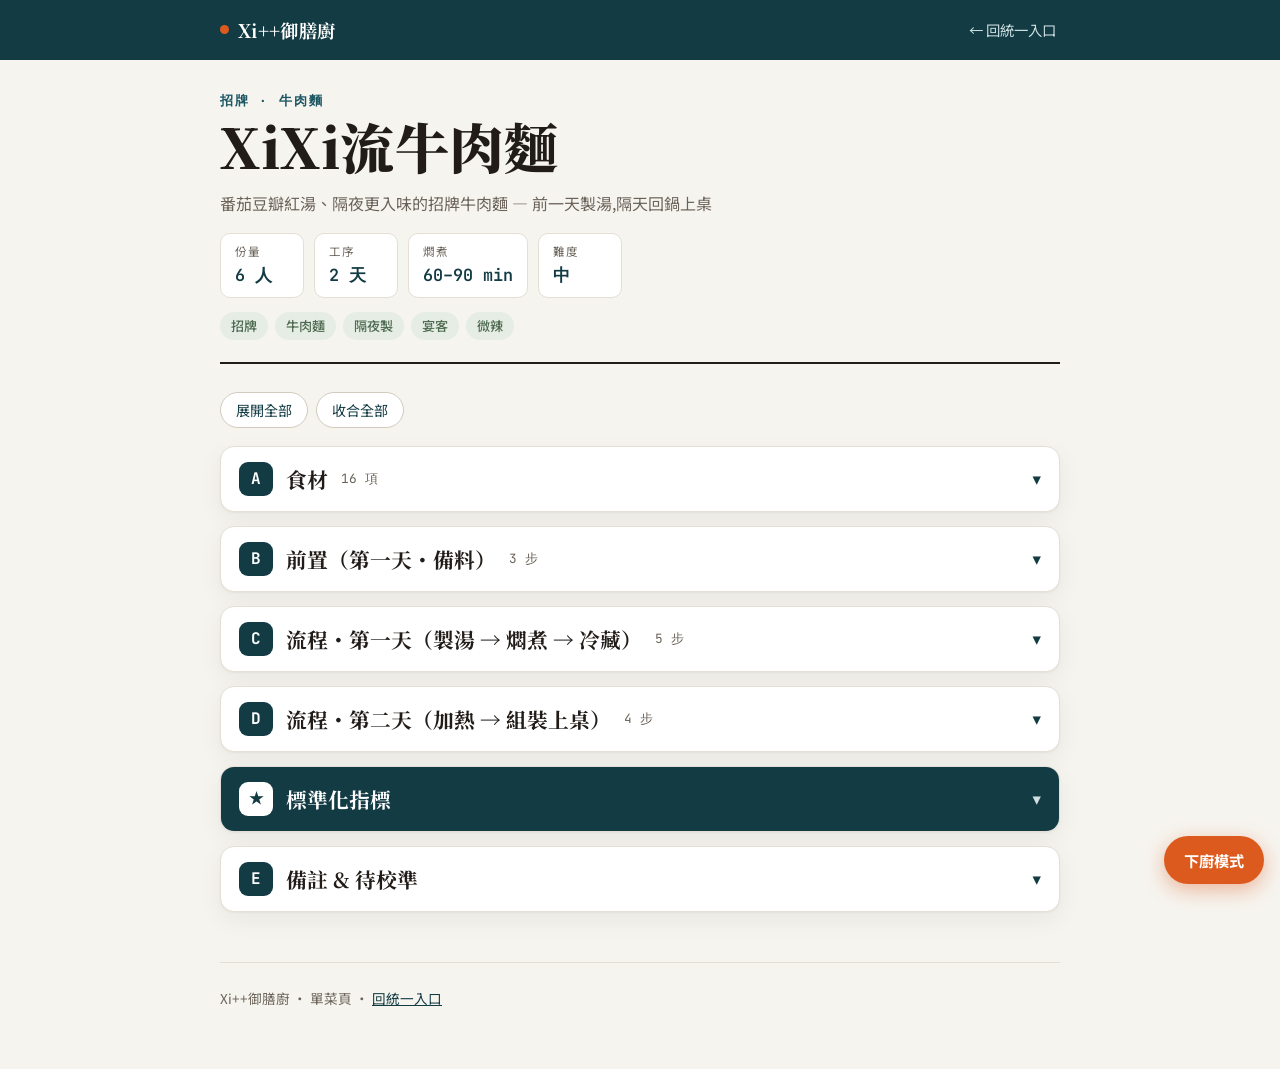
<file: dishes/xixi-beef-noodle.html>
<!DOCTYPE html>
<html lang="zh-Hant">
<head>
<meta charset="UTF-8">
<meta name="viewport" content="width=device-width, initial-scale=1.0">
<title>XiXi流牛肉麵 · Xi++御膳廚</title>
<link rel="stylesheet" href="../assets/style.css">
</head>
<body data-dish="xixi-beef-noodle">

<nav class="topbar">
  <div class="wrap">
    <a href="../index.html" class="brand"><span class="dot"></span>Xi++御膳廚</a>
    <span class="spacer"></span>
    <a href="../index.html" class="backlink">← 回統一入口</a>
  </div>
</nav>

<main class="wrap">

  <header class="dish-header">
    <div class="eyebrow">招牌 · 牛肉麵</div>
    <h1 class="dish-title">XiXi流牛肉麵</h1>
    <p class="dish-sub">番茄豆瓣紅湯、隔夜更入味的招牌牛肉麵 — 前一天製湯,隔天回鍋上桌</p>
    <div class="spec-row">
      <div class="spec"><span class="k">份量</span><span class="v">6 人</span></div>
      <div class="spec"><span class="k">工序</span><span class="v">2 天</span></div>
      <div class="spec"><span class="k">燜煮</span><span class="v">60–90 min</span></div>
      <div class="spec"><span class="k">難度</span><span class="v">中</span></div>
    </div>
    <div class="tags">
      <span class="tag">招牌</span><span class="tag">牛肉麵</span><span class="tag">隔夜製</span><span class="tag">宴客</span><span class="tag">微辣</span>
    </div>
  </header>

  <div class="acc-controls">
    <button class="chip-btn" id="expandAll">展開全部</button>
    <button class="chip-btn" id="collapseAll">收合全部</button>
  </div>

  <!-- A. 食材 -->
  <details class="acc">
    <summary><span class="acc-badge">A</span><span class="acc-title">食材</span><span class="acc-count"></span><span class="acc-chev">▾</span></summary>
    <div class="acc-body">
      <div class="ing-group">
        <h3>湯底主料</h3>
        <ul class="ing-list">
          <li><span class="name">牛腱</span><span class="note"></span><span class="amt">2 kg</span></li>
          <li><span class="name">滷包</span><span class="note"></span><span class="amt">1 包</span></li>
          <li><span class="name">蒜</span><span class="note">整顆不切,沖洗</span><span class="amt">1 整球</span></li>
          <li><span class="name">薑</span><span class="note">切小條</span><span class="amt">1 小條</span></li>
          <li><span class="name">水</span><span class="note">蓋過所有食材</span><span class="amt">適量</span></li>
        </ul>
      </div>
      <div class="ing-group">
        <h3>炒香料(炒香後入湯)</h3>
        <ul class="ing-list">
          <li><span class="name">洋蔥</span><span class="note">切大塊・估</span><span class="amt">1 顆</span></li>
          <li><span class="name">牛心番茄</span><span class="note">切大塊・估</span><span class="amt">2 顆</span></li>
          <li><span class="name">青蔥</span><span class="note">分蔥白、蔥青・估</span><span class="amt">3–4 支</span></li>
          <li><span class="name">大蔥</span><span class="note">分大蔥白、大蔥青・估</span><span class="amt">1–2 支</span></li>
          <li><span class="name">梁王牌豆瓣醬</span><span class="note"></span><span class="amt">100 g</span></li>
          <li><span class="name">四季醬油</span><span class="note"></span><span class="amt">150 g</span></li>
          <li><span class="name">橄欖油</span><span class="note">炒香用</span><span class="amt">適量</span></li>
        </ul>
      </div>
      <div class="ing-group">
        <h3>組裝上桌</h3>
        <ul class="ing-list">
          <li><span class="name">麵條</span><span class="note">6 人份・估</span><span class="amt">約 1 kg</span></li>
          <li><span class="name">青蔥絲</span><span class="note">蔥青切絲</span><span class="amt">適量</span></li>
          <li><span class="name">花椒油</span><span class="note">起鍋點綴</span><span class="amt">適量</span></li>
          <li><span class="name">橄欖油</span><span class="note">鋪盤防麵沾黏</span><span class="amt">少許</span></li>
        </ul>
      </div>
    </div>
  </details>

  <!-- B. 前置(第一天・備料) -->
  <details class="acc">
    <summary><span class="acc-badge">B</span><span class="acc-title">前置（第一天・備料）</span><span class="acc-count"></span><span class="acc-chev">▾</span></summary>
    <div class="acc-body">
      <ol class="steps">
        <li class="step"><div class="step-body">
          <div class="step-title">處理蔥</div>
          <div class="step-detail">青蔥分成蔥白與蔥青;大蔥分成大蔥白與大蔥青,分別切好、分堆放好。</div>
          <div class="step-key"><b>關鍵</b>:四種蔥分開放,炒的時候才好依序下鍋。</div>
        </div></li>
        <li class="step"><div class="step-body">
          <div class="step-title">蒜與薑</div>
          <div class="step-detail">蒜整球不切、沖洗乾淨;薑切小條。</div>
        </div></li>
        <li class="step"><div class="step-body">
          <div class="step-title">切番茄、洋蔥</div>
          <div class="step-detail">牛心番茄切大塊;洋蔥切大塊。</div>
        </div></li>
      </ol>
    </div>
  </details>

  <!-- C. 流程・第一天 -->
  <details class="acc">
    <summary><span class="acc-badge">C</span><span class="acc-title">流程・第一天（製湯 → 燜煮 → 冷藏）</span><span class="acc-count"></span><span class="acc-chev">▾</span></summary>
    <div class="acc-body">
      <ol class="steps">
        <li class="step"><div class="step-body">
          <div class="step-title">組湯鍋</div>
          <div class="step-detail">湯鍋加水,放入整球蒜、薑、滷包。</div>
        </div></li>
        <li class="step"><div class="step-body">
          <div class="step-title">汆燙牛腱</div>
          <div class="step-detail">牛腱冷水下鍋加熱,撈除浮沫後取出,放入湯鍋。</div>
          <div class="step-badges"><span class="badge heat">🔥 中火</span></div>
          <div class="step-key"><b>關鍵</b>:冷水下鍋逼出血水,浮沫撈乾淨,湯才清。</div>
        </div></li>
        <li class="step"><div class="step-body">
          <div class="step-title">炒香底料</div>
          <div class="step-detail">橄欖油炒洋蔥 → 下四種蔥(青蔥、蔥白、大蔥青、大蔥白)→ 下番茄 → 下<b>豆瓣醬 100 g</b> 炒香 → 下<b>四季醬油 150 g</b> 快速翻炒,<b>立刻整鍋倒入湯鍋</b>。</div>
          <div class="step-badges"><span class="badge heat">🔥 中大火</span><span class="badge ratio">豆瓣 : 醬油 = 100 : 150 g</span></div>
          <div class="step-key"><b>關鍵</b>:醬油下鍋後不要久炒,<b>快炒即倒</b>,避免酸化。</div>
        </div></li>
        <li class="step"><div class="step-body">
          <div class="step-title">小火燜煮</div>
          <div class="step-detail">整鍋小火燜煮 1 ~ 1.5 小時。</div>
          <div class="step-badges"><span class="badge heat">🔥 小火</span><span class="badge time">⏱ 60–90 min</span></div>
        </div></li>
        <li class="step"><div class="step-body">
          <div class="step-title">冷卻冷藏</div>
          <div class="step-detail">關火冷卻約 30 分鐘,移入冰箱冷藏至少到隔天。</div>
          <div class="step-badges"><span class="badge time">⏱ 冷卻 30 min</span><span class="badge time">❄️ 冷藏至隔天</span></div>
          <div class="step-key"><b>關鍵</b>:隔夜讓風味融合;冷藏後表面浮油凝固,可刮除多餘油脂。</div>
        </div></li>
      </ol>
    </div>
  </details>

  <!-- D. 流程・第二天 -->
  <details class="acc">
    <summary><span class="acc-badge">D</span><span class="acc-title">流程・第二天（加熱 → 組裝上桌）</span><span class="acc-count"></span><span class="acc-chev">▾</span></summary>
    <div class="acc-body">
      <ol class="steps">
        <li class="step"><div class="step-body">
          <div class="step-title">回溫加熱</div>
          <div class="step-detail">用餐前約 1 小時開始加熱整鍋。</div>
          <div class="step-badges"><span class="badge time">⏱ 提前 60 min</span></div>
        </div></li>
        <li class="step"><div class="step-body">
          <div class="step-title">撈肉、濾湯</div>
          <div class="step-detail">牛肉撈出備用(食用前再切片);湯過濾去渣,留清湯。</div>
          <div class="step-key"><b>關鍵</b>:過濾是湯頭清亮的關鍵。</div>
        </div></li>
        <li class="step"><div class="step-body">
          <div class="step-title">煮麵(防黏)</div>
          <div class="step-detail">一次煮大量麵;盤子先用橄欖油鋪底,煮好的麵放入盤中就不會黏成一團。</div>
        </div></li>
        <li class="step"><div class="step-body">
          <div class="step-title">裝碗</div>
          <div class="step-detail">先裝湯 → 捲麵入碗 → 鋪上牛肉 → 加青蔥絲 → 點入花椒油。</div>
        </div></li>
      </ol>
    </div>
  </details>

  <!-- 標準化指標 -->
  <details class="acc acc--key">
    <summary><span class="acc-badge">★</span><span class="acc-title">標準化指標</span><span class="acc-chev">▾</span></summary>
    <div class="acc-body">
      <dl class="std-dl">
        <div><dt>熟度基準</dt><dd>牛腱軟糯、筷子可夾斷、切片不散爛(燜 60–90 分 + 隔夜冷藏回溫)。</dd></div>
        <div><dt>味型 / 湯相</dt><dd>番茄豆瓣的紅亮湯頭、過濾後清澈;酸甜醬香平衡,不死鹹。</dd></div>
        <div><dt>成敗判定</dt><dd>湯清亮不混濁、牛肉軟而不柴、麵不糊不黏 = 達標。</dd></div>
      </dl>
    </div>
  </details>

  <!-- E. 備註 -->
  <details class="acc">
    <summary><span class="acc-badge">E</span><span class="acc-title">備註 &amp; 待校準</span><span class="acc-chev">▾</span></summary>
    <div class="acc-body">
      <ul class="note-list">
        <li>標「估」的蔬菜與麵條份量為初版估值,實作後校準再寫回。</li>
        <li>要更辣可提高豆瓣比例,但需同步微調四季醬油,維持鹹度平衡。</li>
        <li>隔夜是風味關鍵,當天現做風味較淺、較不融合。</li>
        <li>整球蒜不切,燜煮後軟甜不嗆,湯頭更圓潤。</li>
      </ul>
    </div>
  </details>

  <footer class="foot">
    <div>Xi++御膳廚 · 單菜頁 · <a href="../index.html">回統一入口</a></div>
  </footer>
</main>

<button class="cookmode-btn" id="cookBtn">下廚模式</button>

<script>
(function(){
  var page = document.body.dataset.dish || location.pathname;
  var accs = Array.prototype.slice.call(document.querySelectorAll('details.acc'));
  var akey = 'acc:' + page, astate = {};
  try { astate = JSON.parse(localStorage.getItem(akey) || '{}'); } catch(e){}
  accs.forEach(function(d, i){
    if (astate.hasOwnProperty(i)) d.open = astate[i];
    var cnt = d.querySelector('.acc-count');
    if (cnt) {
      var steps = d.querySelectorAll('.step'), ings = d.querySelectorAll('.ing-list li');
      if (steps.length) cnt.textContent = steps.length + ' 步';
      else if (ings.length) cnt.textContent = ings.length + ' 項';
    }
    d.addEventListener('toggle', function(){
      astate[i] = d.open;
      try { localStorage.setItem(akey, JSON.stringify(astate)); } catch(e){}
    });
  });
  function setAll(open){ accs.forEach(function(d,i){ d.open=open; astate[i]=open; }); try{localStorage.setItem(akey,JSON.stringify(astate));}catch(e){} }
  var bE=document.getElementById('expandAll'), bC=document.getElementById('collapseAll');
  if(bE) bE.addEventListener('click',function(){setAll(true);});
  if(bC) bC.addEventListener('click',function(){setAll(false);});

  var dkey='done:'+page, done={};
  try{done=JSON.parse(localStorage.getItem(dkey)||'{}');}catch(e){}
  document.querySelectorAll('.step').forEach(function(el,i){
    if(done[i]) el.classList.add('done');
    el.addEventListener('click',function(){
      el.classList.toggle('done'); done[i]=el.classList.contains('done');
      try{localStorage.setItem(dkey,JSON.stringify(done));}catch(e){}
    });
  });
  var btn=document.getElementById('cookBtn');
  if(btn) btn.addEventListener('click',function(){
    document.body.classList.toggle('cook');
    btn.textContent=document.body.classList.contains('cook')?'一般模式':'下廚模式';
  });
  window.addEventListener('beforeprint',function(){accs.forEach(function(d){d.dataset.po=d.open?'1':'0';d.open=true;});});
  window.addEventListener('afterprint',function(){accs.forEach(function(d){d.open=d.dataset.po==='1';});});
})();
</script>
</body>
</html>
</file>
<file: assets/style.css>
/* =========================================================================
   廚房作戰手冊 — 共用設計系統
   設計意圖:專業廚房 station card 風格。冷調不鏽鋼藍 + 爐火橙。
   廚房優先:大字、高對比、大點擊區、數字用等寬字(像儀表讀數)、可列印。
   ========================================================================= */

@import url('https://fonts.googleapis.com/css2?family=Noto+Sans+TC:wght@400;500;700;900&family=Noto+Serif+TC:wght@600;700;900&family=JetBrains+Mono:wght@400;600;700&display=swap');

:root {
  /* 色票 */
  --paper:    #F6F4EF;   /* 暖白底 */
  --card:     #FFFFFF;
  --ink:      #211C18;   /* 近黑(暖) */
  --ink-soft: #6B635A;
  --steel:    #123B44;   /* 深石油藍 — 結構、導覽、分類 */
  --steel-2:  #1C5763;
  --ember:    #DC5A1E;   /* 爐火橙 — 計時、火候、主要動作、關鍵點 */
  --ember-bg: #FBE9DD;
  --sage:     #4E6B52;   /* 冷盤 / 前置 */
  --sage-bg:  #E6EDE4;
  --line:     #E4DFD5;
  --line-2:   #D2CBBE;

  /* 字級(廚房:base 偏大) */
  --fs-base: 18px;
  --display: 'Noto Serif TC', serif;
  --body:    'Noto Sans TC', system-ui, sans-serif;
  --mono:    'JetBrains Mono', ui-monospace, monospace;

  --radius: 14px;
  --shadow: 0 1px 2px rgba(33,28,24,.04), 0 8px 24px rgba(33,28,24,.06);
  --maxw: 880px;
}

* { box-sizing: border-box; }

html { -webkit-text-size-adjust: 100%; }

body {
  margin: 0;
  font-family: var(--body);
  font-size: var(--fs-base);
  line-height: 1.65;
  color: var(--ink);
  background: var(--paper);
  -webkit-font-smoothing: antialiased;
}

a { color: inherit; }

/* ---------- 版面容器 ---------- */
.wrap { max-width: var(--maxw); margin: 0 auto; padding: 0 20px; }

/* ---------- 頂部導覽 ---------- */
.topbar {
  background: var(--steel);
  color: #fff;
  position: sticky; top: 0; z-index: 50;
}
.topbar .wrap {
  display: flex; align-items: center; gap: 14px;
  min-height: 60px;
}
.topbar a { text-decoration: none; }
.brand {
  font-family: var(--display); font-weight: 700; font-size: 1.15rem;
  letter-spacing: .02em; color: #fff; display: flex; align-items: center; gap: 9px;
}
.brand .dot { width: 9px; height: 9px; border-radius: 50%; background: var(--ember); flex: none; }
.topbar .spacer { flex: 1; }
.backlink {
  font-size: .9rem; color: #cfe0e2; text-decoration: none;
  display: inline-flex; align-items: center; gap: 6px; padding: 8px 4px;
}
.backlink:hover { color: #fff; }

/* ---------- 食譜頁頭 ---------- */
.dish-header { padding: 30px 0 22px; border-bottom: 2px solid var(--ink); margin-bottom: 28px; }
.eyebrow {
  font-family: var(--mono); font-size: .8rem; font-weight: 600;
  letter-spacing: .14em; text-transform: uppercase; color: var(--steel-2);
}
.dish-title {
  font-family: var(--display); font-weight: 900;
  font-size: clamp(2.2rem, 7vw, 3.4rem); line-height: 1.05;
  margin: 6px 0 2px; letter-spacing: .01em;
}
.dish-sub { color: var(--ink-soft); font-size: 1rem; margin-bottom: 16px; }

/* 規格列(份量 / 時間 / 難度) */
.spec-row { display: flex; flex-wrap: wrap; gap: 10px; }
.spec {
  display: flex; flex-direction: column; gap: 1px;
  background: var(--card); border: 1px solid var(--line);
  border-radius: 10px; padding: 8px 14px; min-width: 84px;
}
.spec .k { font-size: .72rem; color: var(--ink-soft); letter-spacing: .06em; }
.spec .v { font-family: var(--mono); font-weight: 600; font-size: 1.05rem; color: var(--steel); }

.tags { display: flex; flex-wrap: wrap; gap: 7px; margin-top: 14px; }
.tag {
  font-size: .82rem; padding: 3px 11px; border-radius: 999px;
  background: var(--sage-bg); color: var(--sage); font-weight: 500;
}

/* ---------- 區塊標題 ---------- */
.section { margin: 34px 0; }
.section-h {
  display: flex; align-items: baseline; gap: 12px; margin-bottom: 16px;
  padding-bottom: 8px; border-bottom: 1px solid var(--line-2);
}
.section-h h2 {
  font-family: var(--display); font-weight: 700; font-size: 1.5rem; margin: 0;
}
.section-h .num {
  font-family: var(--mono); font-size: .85rem; font-weight: 700; color: var(--ember);
}

/* ---------- 食材 ---------- */
.ing-group { margin-bottom: 18px; }
.ing-group > h3 {
  font-size: .95rem; font-weight: 700; color: var(--steel);
  margin: 0 0 8px; letter-spacing: .03em;
}
.ing-list { list-style: none; margin: 0; padding: 0; }
.ing-list li {
  display: flex; align-items: baseline; gap: 10px;
  padding: 9px 4px; border-bottom: 1px dashed var(--line);
}
.ing-list .name { flex: 1; }
.ing-list .note { color: var(--ink-soft); font-size: .88rem; }
.ing-list .amt {
  font-family: var(--mono); font-weight: 600; color: var(--steel);
  white-space: nowrap; font-size: .98rem;
}

/* ---------- 步驟 ---------- */
.steps { list-style: none; margin: 0; padding: 0; counter-reset: step; }
.step {
  position: relative; display: grid;
  grid-template-columns: 44px 1fr; gap: 16px;
  padding: 18px 16px 18px 14px; margin-bottom: 12px;
  background: var(--card); border: 1px solid var(--line);
  border-radius: var(--radius); box-shadow: var(--shadow);
  cursor: pointer; transition: opacity .15s, border-color .15s;
}
.step::before {
  counter-increment: step; content: counter(step);
  font-family: var(--mono); font-weight: 700; font-size: 1.25rem;
  color: #fff; background: var(--steel);
  width: 44px; height: 44px; border-radius: 11px;
  display: flex; align-items: center; justify-content: center;
}
.step.done { opacity: .42; }
.step.done .step-body { text-decoration: line-through; text-decoration-color: var(--ink-soft); }
.step.done::before { background: var(--sage); }
.step-title { font-weight: 700; font-size: 1.12rem; margin-bottom: 3px; }
.step-detail { color: var(--ink); }
.step-badges { display: flex; flex-wrap: wrap; gap: 8px; margin-top: 10px; }
.badge {
  font-family: var(--mono); font-size: .82rem; font-weight: 600;
  padding: 3px 9px; border-radius: 7px; display: inline-flex; align-items: center; gap: 5px;
}
.badge.heat { background: var(--ember-bg); color: var(--ember); }
.badge.time { background: #E7EEF0; color: var(--steel); }
.badge.temp { background: #EFEAF7; color: #5B428E; }
.step-key {
  margin-top: 11px; padding: 9px 12px; border-left: 3px solid var(--ember);
  background: var(--ember-bg); border-radius: 0 8px 8px 0;
  font-size: .92rem; color: #8a3a14;
}
.step-key b { color: var(--ember); }

/* ---------- 標準化指標(精緻化重點) ---------- */
.standard {
  background: var(--steel); color: #eaf1f2; border-radius: var(--radius);
  padding: 20px 22px;
}
.standard h2 { color: #fff; font-family: var(--display); margin: 0 0 14px; font-size: 1.3rem; }
.standard dl { margin: 0; display: grid; gap: 12px; }
.standard dt {
  font-family: var(--mono); font-size: .76rem; letter-spacing: .1em;
  text-transform: uppercase; color: var(--ember); margin-bottom: 2px;
}
.standard dd { margin: 0; color: #dce6e7; }

/* ---------- 一般卡片 / 提示 ---------- */
.note-list { padding-left: 1.1em; }
.note-list li { margin-bottom: 6px; }

/* =========================================================================
   統一入口 HUB
   ========================================================================= */
.hero { padding: 44px 0 26px; }
.hero .eyebrow { margin-bottom: 8px; }
.hero h1 {
  font-family: var(--display); font-weight: 900;
  font-size: clamp(2.4rem, 8vw, 4rem); line-height: 1.02; margin: 0 0 10px;
}
.hero p { color: var(--ink-soft); max-width: 52ch; font-size: 1.05rem; margin: 0; }

.filterbar { display: flex; flex-wrap: wrap; gap: 8px; margin: 8px 0 26px; }
.chip {
  font-size: .9rem; padding: 7px 15px; border-radius: 999px; cursor: pointer;
  border: 1px solid var(--line-2); background: var(--card); color: var(--ink-soft);
  font-family: var(--body); transition: all .12s;
}
.chip:hover { border-color: var(--steel); color: var(--steel); }
.chip.active { background: var(--steel); color: #fff; border-color: var(--steel); }

.section-label {
  font-family: var(--mono); font-size: .82rem; font-weight: 700; letter-spacing: .12em;
  text-transform: uppercase; color: var(--steel-2);
  display: flex; align-items: center; gap: 10px; margin: 30px 0 14px;
}
.section-label::after { content: ""; flex: 1; height: 1px; background: var(--line-2); }

.grid { display: grid; grid-template-columns: repeat(auto-fill, minmax(240px, 1fr)); gap: 16px; }

.card-link { text-decoration: none; color: inherit; display: block; }
.dish-card {
  background: var(--card); border: 1px solid var(--line); border-radius: var(--radius);
  padding: 18px 18px 16px; box-shadow: var(--shadow);
  transition: transform .14s, box-shadow .14s, border-color .14s; height: 100%;
}
.card-link:hover .dish-card {
  transform: translateY(-3px); border-color: var(--steel-2);
  box-shadow: 0 10px 30px rgba(18,59,68,.14);
}
.dish-card .cat { font-family: var(--mono); font-size: .74rem; letter-spacing: .08em; color: var(--ember); font-weight: 600; }
.dish-card .nm { font-family: var(--display); font-weight: 700; font-size: 1.5rem; margin: 4px 0 8px; line-height: 1.15; }
.dish-card .meta { display: flex; gap: 12px; color: var(--ink-soft); font-size: .85rem; }
.dish-card .meta .mono { font-family: var(--mono); }
.dish-card .ct { display: flex; flex-wrap: wrap; gap: 5px; margin-top: 11px; }
.dish-card .ct .tag { font-size: .74rem; padding: 2px 8px; }

/* 戰鬥日卡片 */
.battle-card {
  background: linear-gradient(135deg, var(--steel) 0%, #0c2c33 100%);
  color: #eaf1f2; border-radius: var(--radius); padding: 20px;
  box-shadow: var(--shadow); transition: transform .14s, box-shadow .14s; height: 100%;
}
.card-link:hover .battle-card { transform: translateY(-3px); box-shadow: 0 12px 32px rgba(12,44,51,.3); }
.battle-card .bd-date { font-family: var(--mono); font-size: .8rem; color: var(--ember); font-weight: 600; letter-spacing: .06em; }
.battle-card .bd-name { font-family: var(--display); font-weight: 700; font-size: 1.45rem; margin: 5px 0 10px; color: #fff; }
.battle-card .bd-dishes { font-size: .9rem; color: #b9cccd; }
.battle-card .bd-foot { margin-top: 14px; font-family: var(--mono); font-size: .8rem; color: #9fd9c9; }

/* =========================================================================
   戰鬥日 — 時間軸(signature 元素)
   ========================================================================= */
.battle-head { padding: 30px 0 10px; }
.serve-bar {
  display: flex; flex-wrap: wrap; align-items: center; gap: 14px;
  background: var(--card); border: 1px solid var(--line); border-radius: var(--radius);
  padding: 14px 18px; margin: 18px 0 6px;
}
.serve-bar .lab { font-size: .8rem; color: var(--ink-soft); }
.serve-bar .serve-time { font-family: var(--mono); font-weight: 700; font-size: 1.6rem; color: var(--ember); }
.serve-bar .dish-key { display: flex; flex-wrap: wrap; gap: 12px; margin-left: auto; }
.dk { display: inline-flex; align-items: center; gap: 7px; font-size: .9rem; }
.dk .swatch { width: 13px; height: 13px; border-radius: 4px; flex: none; }

.rail { position: relative; margin: 26px 0; padding-left: 86px; }
.rail::before {
  content: ""; position: absolute; left: 78px; top: 6px; bottom: 6px;
  width: 2px; background: var(--line-2);
}
.tl-item { position: relative; margin-bottom: 14px; }
.tl-time {
  position: absolute; left: -86px; top: 14px; width: 64px; text-align: right;
  font-family: var(--mono); font-weight: 700; font-size: .95rem; color: var(--steel);
}
.tl-time small { display: block; font-size: .68rem; color: var(--ink-soft); font-weight: 400; }
.tl-dot {
  position: absolute; left: -12px; top: 18px; width: 14px; height: 14px;
  border-radius: 50%; border: 3px solid var(--paper); z-index: 2;
}
.tl-card {
  background: var(--card); border: 1px solid var(--line); border-left-width: 5px;
  border-radius: 10px; padding: 13px 16px; box-shadow: var(--shadow);
  cursor: pointer; transition: opacity .15s;
}
.tl-card.done { opacity: .42; }
.tl-card.done .tl-action { text-decoration: line-through; }
.tl-meta { display: flex; align-items: center; gap: 9px; margin-bottom: 3px; flex-wrap: wrap; }
.tl-dish { font-size: .76rem; font-weight: 700; font-family: var(--mono); letter-spacing: .04em; }
.tl-phase { font-size: .7rem; padding: 1px 7px; border-radius: 6px; background: #eee; color: #666; font-family: var(--mono); }
.tl-action { font-weight: 700; font-size: 1.06rem; }
.tl-ref { font-size: .84rem; color: var(--ink-soft); margin-top: 2px; }
.tl-card .step-badges { margin-top: 8px; }

/* ---------- 下廚模式(放大 + 收掉非必要) ---------- */
.cookmode-btn {
  position: fixed; right: 16px; bottom: 16px; z-index: 60;
  background: var(--ember); color: #fff; border: none; border-radius: 999px;
  padding: 13px 20px; font-family: var(--body); font-weight: 700; font-size: .95rem;
  box-shadow: 0 6px 20px rgba(220,90,30,.4); cursor: pointer;
}
body.cook { --fs-base: 21px; }
body.cook .dish-sub, body.cook .tags, body.cook .standard, body.cook .note-list { }
body.cook .step-title { font-size: 1.3rem; }
body.cook .tl-action { font-size: 1.25rem; }

/* ---------- 頁尾 ---------- */
.foot { border-top: 1px solid var(--line); margin-top: 50px; padding: 24px 0 60px; color: var(--ink-soft); font-size: .85rem; }
.foot a { color: var(--steel); }

/* ---------- 可用性:focus / reduced motion ---------- */
:focus-visible { outline: 3px solid var(--ember); outline-offset: 2px; border-radius: 4px; }
@media (prefers-reduced-motion: reduce) { * { transition: none !important; } }

/* ---------- 響應式 ---------- */
@media (max-width: 560px) {
  .rail { padding-left: 64px; }
  .rail::before { left: 56px; }
  .tl-time { left: -64px; width: 48px; }
  .serve-bar .dish-key { margin-left: 0; width: 100%; }
}

/* ---------- 列印(印成 station card) ---------- */
@media print {
  .topbar, .cookmode-btn, .filterbar { display: none !important; }
  body { background: #fff; font-size: 12pt; }
  .step, .tl-card, .dish-card { box-shadow: none; break-inside: avoid; }
  .standard { background: #fff; color: #000; border: 1.5px solid #000; }
  .standard h2, .standard dd { color: #000; }
}

/* =========================================================================
   手風琴(互動式收摺)— v2
   ========================================================================= */
.acc-controls { display: flex; gap: 8px; margin: 4px 0 18px; }
.chip-btn {
  font-family: var(--body); font-size: .88rem; padding: 7px 15px; border-radius: 999px;
  border: 1px solid var(--line-2); background: var(--card); color: var(--steel); cursor: pointer;
  transition: border-color .12s, background .12s;
}
.chip-btn:hover { border-color: var(--steel); background: #fff; }

details.acc {
  border: 1px solid var(--line); border-radius: var(--radius); background: var(--card);
  margin-bottom: 14px; box-shadow: var(--shadow); overflow: hidden;
}
details.acc > summary {
  list-style: none; cursor: pointer; display: flex; align-items: center; gap: 13px;
  padding: 15px 18px; user-select: none;
}
details.acc > summary::-webkit-details-marker { display: none; }
details.acc > summary:hover { background: rgba(18,59,68,.035); }
.acc-badge {
  font-family: var(--mono); font-weight: 700; font-size: 1rem; color: #fff; background: var(--steel);
  width: 34px; height: 34px; border-radius: 9px; display: flex; align-items: center; justify-content: center; flex: none;
}
.acc-title { font-family: var(--display); font-weight: 700; font-size: 1.3rem; line-height: 1.1; }
.acc-count { font-family: var(--mono); font-size: .8rem; color: var(--ink-soft); }
.acc-chev { margin-left: auto; font-size: 1.05rem; color: var(--steel); transition: transform .2s; }
details.acc[open] > summary .acc-chev { transform: rotate(180deg); }
.acc-body { padding: 2px 18px 18px; }
details.acc[open] > .acc-body { animation: accIn .18s ease; }
@keyframes accIn { from { opacity: 0; transform: translateY(-5px); } to { opacity: 1; transform: none; } }

/* 收摺內的步驟卡降低層次,避免「卡中卡」 */
details.acc .step { box-shadow: none; }

/* 標準化指標:重點款,summary 用鋼藍強調 */
.acc--key > summary { background: var(--steel); }
.acc--key > summary:hover { background: #0f343c; }
.acc--key > summary .acc-title { color: #fff; }
.acc--key > summary .acc-badge { background: #fff; color: var(--steel); }
.acc--key > summary .acc-chev { color: #cfe0e2; }
.std-dl { margin: 0; display: grid; gap: 14px; }
.std-dl dt { font-family: var(--mono); font-size: .74rem; letter-spacing: .1em; text-transform: uppercase; color: var(--ember); margin-bottom: 3px; }
.std-dl dd { margin: 0; color: var(--ink); }

@media (max-width: 560px) {
  .acc-title { font-size: 1.15rem; }
  .acc-badge { width: 30px; height: 30px; }
}
@media print {
  .acc-controls, .acc-chev { display: none !important; }
  details.acc { box-shadow: none; break-inside: avoid; }
  details.acc > summary { background: #f0ede7 !important; }
}

/* 比例 / 規格徽章(用在流程步驟內) */
.badge.ratio { background: var(--sage-bg); color: var(--sage); }
</file>
